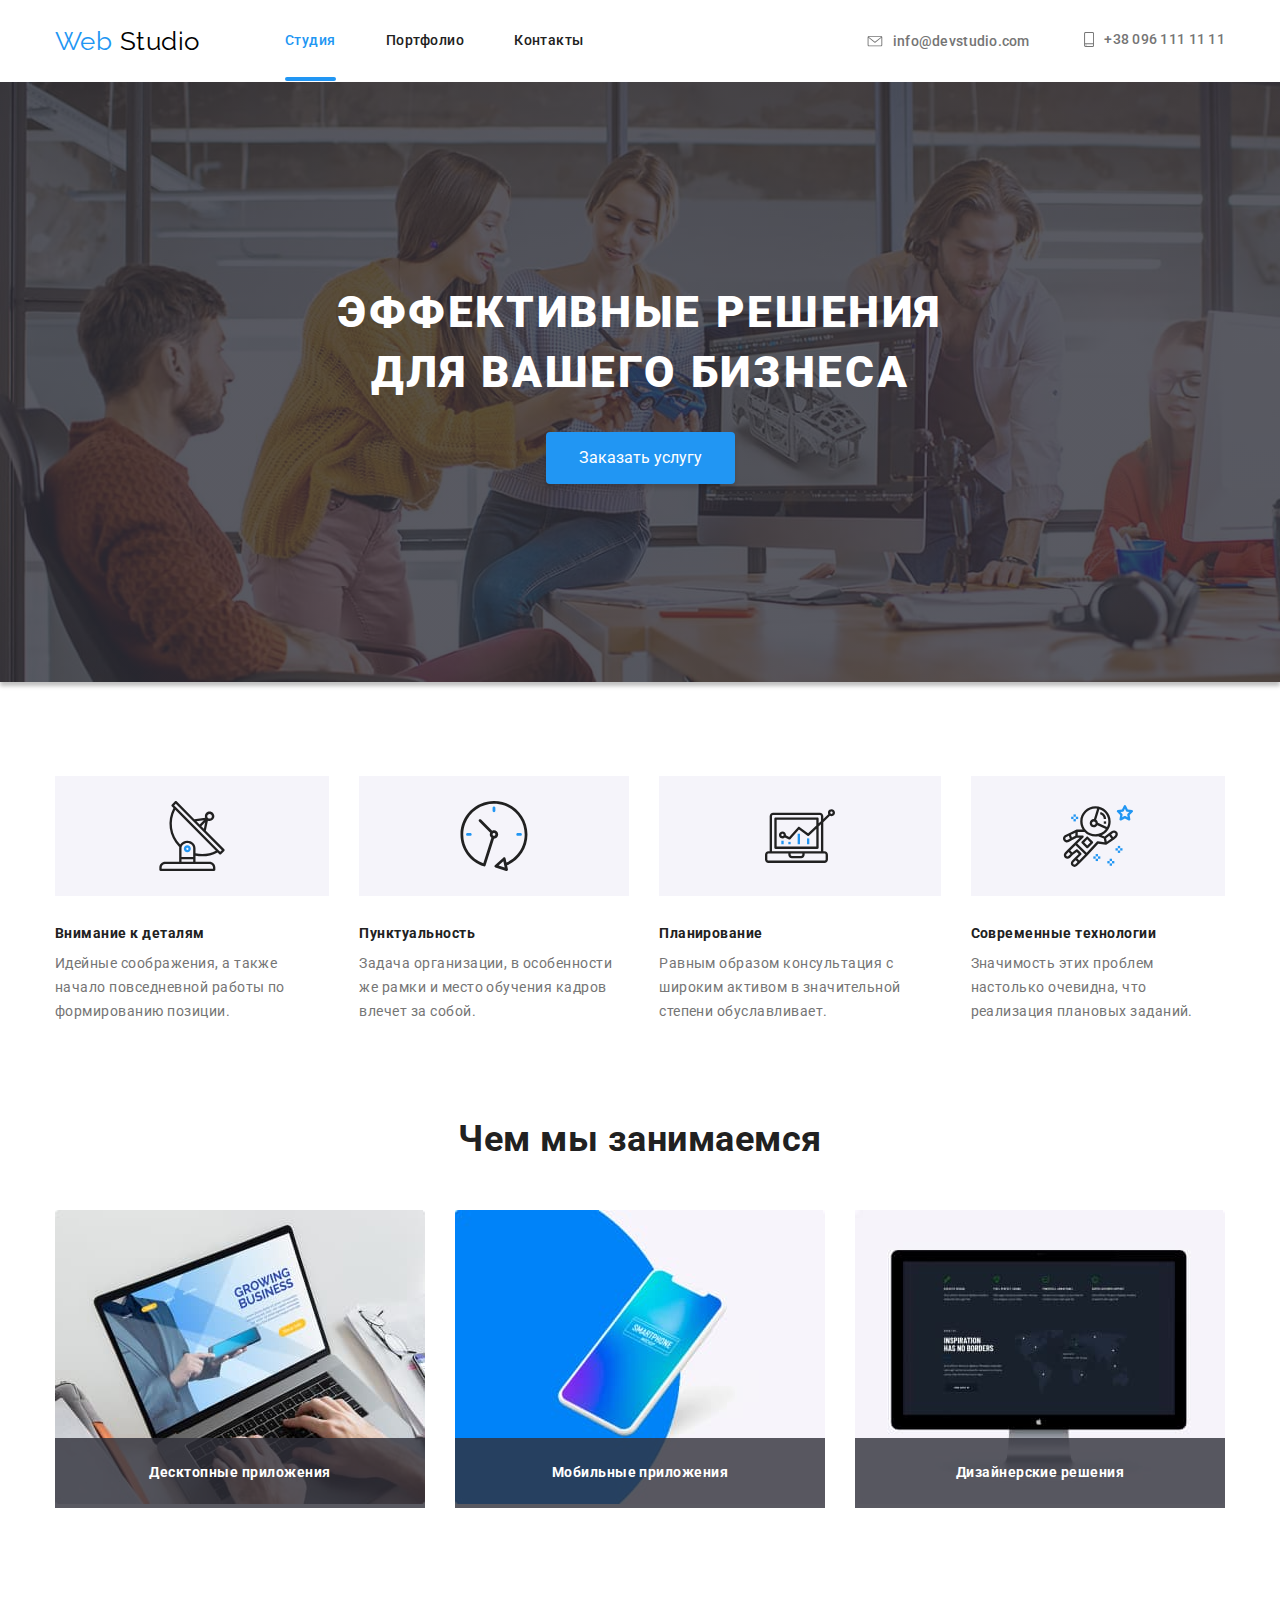
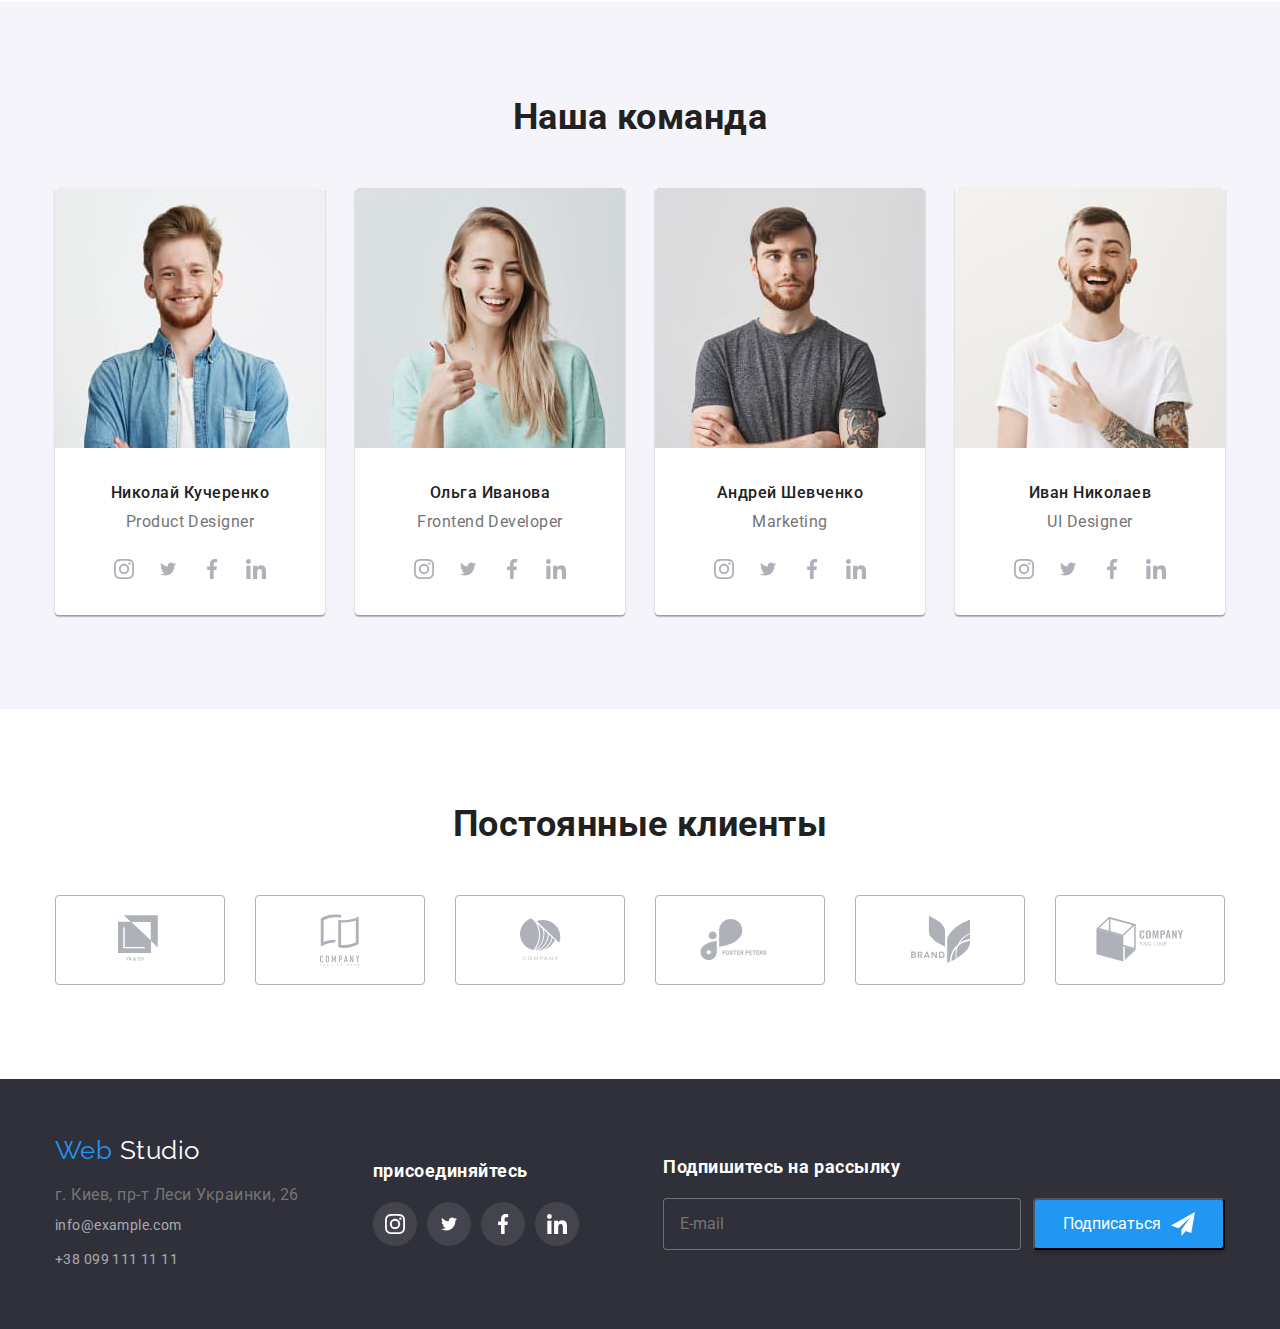
<file: index.html>
<!DOCTYPE html>
<html lang="ru">
  <head>
    <meta charset="UTF-8" />
    <meta name="viewport" content="width=device-width, initial-scale=1.0" />
    <link
      href="https://fonts.googleapis.com/css2?family=Raleway:wght@700&family=Roboto:wght@400;500;700;900&display=swap"
      rel="stylesheet"
    />
    <link rel="stylesheet" href="./css/main.min.css" />
    <title>WebStudio</title>
  </head>

  <body>
    <!--Шапка-->

    <header class="page-header">
      <div class="container nav-header">
        <a href="./index.html" class="logo">
          <span class="logo-blue">Web</span>
          <span class="logo-black">Studio</span>
        </a>
        <nav>
          <ul class="site-nav list">
            <li class="item">
              <a href="./index.html" class="link current nav-link">Студия</a>
            </li>
            <li class="item">
              <a href="./portfolio.html" class="link nav-link">Портфолио</a>
            </li>
            <li class="item">
              <a href="" class="link nav-link">Контакты</a>
            </li>
          </ul>
        </nav>
        <address class="contacts">
          <a class="item" href="mailto:info@devstudio.com">
            <svg class="contacts-icon maill">
              <use href="./img/sprite.svg#icon-envelope"></use>
            </svg>
            info@devstudio.com</a
          >
          <a class="item" href="tel:+380961111111">
            <svg class="contacts-icon phone">
              <use href="./img/sprite.svg#icon-smartphone"></use>
            </svg>
            +38 096 111 11 11</a
          >
        </address>
      </div>
    </header>
    <main>
      <!--Герой-->

      <section class="hero">
        <h1 class="hero-title">
          эффективные решения<br />
          для вашего бизнеса
        </h1>
        <button type="button" class="button service" data-open-modal>
          Заказать услугу
        </button>
      </section>

      <!--Модалка-->

      <div class="backdrop is-hidden" data-backdrop>
        <div class="modal">
          <h2 class="modal-title">Оставьте свои данные, мы вам перезвоним</h2>
          <form class="js-speaker-form modal-form">
            <label class="form-fild">
              <input
                type="text"
                name="name"
                class="form-input"
                placeholder=" "
              />
              <span class="form-label">Имя</span>
              <svg class="icon-modal" width="18px" height="18px">
                <use href="./img/spritee.svg#icon-name"></use>
              </svg>
            </label>

            <label class="form-fild">
              <input
                type="text"
                name="tel"
                class="form-input"
                placeholder=" "
              />
              <span class="form-label">Телефон</span>
              <svg class="icon-modal" width="18px" height="18px">
                <use href="./img/spritee.svg#icon-tell"></use>
              </svg>
            </label>

            <label class="form-fild">
              <input
                type="text"
                name="mail"
                class="form-input"
                placeholder=" "
              />
              <span class="form-label">Почта</span>
              <svg class="icon-modal" width="18px" height="18px">
                <use href="./img/spritee.svg#icon-mail"></use>
              </svg>
            </label>

            <label class="form-texteria">
              <textarea
                name="comment"
                class="texteria"
                placeholder="Комментарий"
              ></textarea>
            </label>

            <div class="form-agree">
              <label class="field">
                <input
                  class="checkbox"
                  type="checkbox"
                  name="topic"
                  value="html"
                />
                <span class="icon"> </span>
                <span class="label"
                  >Соглашаюсь с рассылкой и принимаю
                  <a href="" class="link">Условия договора</a></span
                >
              </label>
            </div>

            <button type="submit" class="modal-button">Отправить</button>
          </form>

          <button class="close-modal" data-close-modal>
            <svg width="11px" height="11px">
              <use href="./img/spritee.svg#icon-vector"></use>
            </svg>
          </button>
        </div>
      </div>

      <!--Преймущества-->

      <section class="section section-advantages">
        <div class="container">
          <ul class="advantages list">
            <li class="item list-item icon-antena">
              <h3 class="title">Внимание к деталям</h3>
              <p class="text">
                Идейные соображения, а также начало повседневной работы по
                формированию позиции.
              </p>
            </li>
            <li class="item list-item icon-clock">
              <h3 class="title">Пунктуальность</h3>
              <p class="text">
                Задача организации, в особенности же рамки и место обучения
                кадров влечет за собой.
              </p>
            </li>
            <li class="item list-item icon-diagram">
              <h3 class="title">Планирование</h3>
              <p class="text">
                Равным образом консультация с широким активом в значительной
                степени обуславливает.
              </p>
            </li>
            <li class="item list-item icon-astronaut">
              <h3 class="title">Современные технологии</h3>
              <p class="text">
                Значимость этих проблем настолько очевидна, что реализация
                плановых заданий.
              </p>
            </li>
          </ul>
        </div>
      </section>

      <!--Чем мы занимаемся-->

      <section class="section">
        <div class="container">
          <h2 class="section-title">Чем мы занимаемся</h2>
          <ul class="applications list">
            <li class="item">
              <div class="applications-img">
                <img src="./img/box-1.jpg" alt="Ноутбук" width="370" />
                <p class="text applications-text">
                  Десктопные приложения
                </p>
              </div>
            </li>
            <div class="applications-img">
              <li class="item">
                <img src="./img/box-2.jpg" alt="Смартфон" width="370" />
                <p class="text applications-text">
                  Мобильные приложения
                </p>
              </li>
            </div>
            <div class="applications-img">
              <li class="item">
                <img src="./img/box-3.jpg" alt="Компьютер" width="370" />
                <p class="text applications-text">
                  Дизайнерские решения
                </p>
              </li>
            </div>
          </ul>
        </div>
      </section>

      <!--команда-->

      <section class="section section-team">
        <div class="team-section">
          <h2 class="section-title">Наша команда</h2>
          <ul class="team list">
            <li class="item">
              <img
                src="./img/smith.jpg"
                class="foto"
                alt="Фото Джона"
                width="270"
              />
              <h3 class="name">Николай Кучеренко</h3>
              <p class="profession">Product Designer</p>
              <ul class="list social-list">
                <li class="link">
                  <a href="" aria-label="ссылка на инстаграм" class="link">
                    <svg class="social-list-icon" width="20" height="20">
                      <use href="./img/sprite.svg#icon-instagram"></use>
                    </svg>
                  </a>
                </li>
                <li class="link">
                  <a href="" aria-label="Ссылка на Twitter" class="link">
                    <svg class="social-list-icon" width="20" height="16">
                      <use href="./img/sprite.svg#icon-twitter"></use>
                    </svg>
                  </a>
                </li>
                <li class="link">
                  <a href="" aria-label="Ссылка на Facebook" class="link">
                    <svg class="social-list-icon" width="20" height="20">
                      <use href="./img/sprite.svg#icon-facebook"></use>
                    </svg>
                  </a>
                </li>
                <li class="link">
                  <a href="" aria-label="Ссылка на LinkedIn" class="link">
                    <svg class="social-list-icon" width="20" height="20">
                      <use href="./img/sprite.svg#icon-linkedin"></use>
                    </svg>
                  </a>
                </li>
              </ul>
            </li>
            <li class="item">
              <img
                src="./img/stewart.jpg"
                class="foto"
                alt="Фото Марты"
                width="270"
              />
              <h3 class="name">Ольга Иванова</h3>
              <p class="profession">Frontend Developer</p>
              <ul class="list social-list">
                <li class="link">
                  <a href="#" aria-label="ссылка на инстаграм" class="link">
                    <svg class="social-list-icon" width="20" height="20">
                      <use href="./img/sprite.svg#icon-instagram"></use>
                    </svg>
                  </a>
                </li>

                <li class="link">
                  <a href="" aria-label="Ссылка на Twitter" class="link">
                    <svg class="social-list-icon" width="20" height="16">
                      <use href="./img/sprite.svg#icon-twitter"></use>
                    </svg>
                  </a>
                </li>
                <li class="link">
                  <a href="" aria-label="Ссылка на Facebook" class="link">
                    <svg class="social-list-icon" width="20" height="20">
                      <use href="./img/sprite.svg#icon-facebook"></use>
                    </svg>
                  </a>
                </li>
                <li class="link">
                  <a href="" aria-label="Ссылка на LinkedIn" class="link">
                    <svg class="social-list-icon" width="20" height="20">
                      <use href="./img/sprite.svg#icon-linkedin"></use>
                    </svg>
                  </a>
                </li>
              </ul>
            </li>
            <li class="item">
              <img
                src="./img/jakis.jpg"
                class="foto"
                alt="Фото Роберта"
                width="270"
              />
              <h3 class="name">Андрей Шевченко</h3>
              <p class="profession">Marketing</p>
              <ul class="list social-list">
                <li class="link">
                  <a href="#" aria-label="ссылка на инстаграм" class="link">
                    <svg class="social-list-icon" width="20" height="20">
                      <use href="./img/sprite.svg#icon-instagram"></use>
                    </svg>
                  </a>
                </li>
                <li class="link">
                  <a href="" aria-label="Ссылка на Twitter" class="link">
                    <svg class="social-list-icon" width="20" height="16">
                      <use href="./img/sprite.svg#icon-twitter"></use>
                    </svg>
                  </a>
                </li>
                <li class="link">
                  <a href="" aria-label="Ссылка на Facebook" class="link">
                    <svg class="social-list-icon" width="20" height="20">
                      <use href="./img/sprite.svg#icon-facebook"></use>
                    </svg>
                  </a>
                </li>
                <li class="link">
                  <a href="" aria-label="Ссылка на LinkedIn" class="link">
                    <svg class="social-list-icon" width="20" height="20">
                      <use href="./img/sprite.svg#icon-linkedin"></use>
                    </svg>
                  </a>
                </li>
              </ul>
            </li>
            <li class="item">
              <img
                src="./img/doe.jpg"
                class="foto"
                alt="Фото Мартина"
                width="270"
              />

              <h3 class="name">Иван Николаев</h3>
              <p class="profession">UI Designer</p>
              <ul class="list social-list">
                <li class="link">
                  <a href="#" aria-label="ссылка на инстаграм" class="link">
                    <svg class="social-list-icon" width="20" height="20">
                      <use href="./img/sprite.svg#icon-instagram"></use>
                    </svg>
                  </a>
                </li>

                <li class="link">
                  <a href="" aria-label="Ссылка на Twitter" class="link">
                    <svg class="social-list-icon" width="20" height="16">
                      <use href="./img/sprite.svg#icon-twitter"></use>
                    </svg>
                  </a>
                </li>
                <li class="link">
                  <a href="" aria-label="Ссылка на Facebook" class="link">
                    <svg class="social-list-icon" width="20" height="20">
                      <use href="./img/sprite.svg#icon-facebook"></use>
                    </svg>
                  </a>
                </li>
                <li class="link">
                  <a href="" aria-label="Ссылка на LinkedIn" class="link">
                    <svg class="social-list-icon" width="20" height="20">
                      <use href="./img/sprite.svg#icon-linkedin"></use>
                    </svg>
                  </a>
                </li>
              </ul>
            </li>
          </ul>
        </div>
      </section>

      <!--клиенты-->

      <section class="section">
        <div class="container">
          <h2 class="section-title">Постоянные клиенты</h2>
          <ul class="list customers">
            <li class="item">
              <a href="" class="link">
                <svg class="customers-list-icon" width="44" height="49">
                  <use href="./img/sprite.svg#icon-logo-1"></use>
                </svg>
              </a>
            </li>
            <li class="item">
              <a href="" class="link">
                <svg class="customers-list-icon" width="40" height="52">
                  <use href="./img/sprite.svg#icon-logo-2"></use>
                </svg>
              </a>
            </li>
            <li class="item">
              <a href="" class="link">
                <svg class="customers-list-icon" width="41" height="43">
                  <use href="./img/sprite.svg#icon-logo-3"></use>
                </svg>
              </a>
            </li>
            <li class="item">
              <a href="" class="link">
                <svg class="customers-list-icon" width="80" height="42">
                  <use href="./img/sprite.svg#icon-logo-4"></use>
                </svg>
              </a>
            </li>
            <li class="item">
              <a href="" class="link">
                <svg class="customers-list-icon" width="59" height="47">
                  <use href="./img/sprite.svg#icon-logo-5"></use>
                </svg>
              </a>
            </li>
            <li class="item">
              <a href="" class="link">
                <svg class="customers-list-icon" width="88" height="45">
                  <use href="./img/sprite.svg#icon-logo-6"></use>
                </svg>
              </a>
            </li>
          </ul>
        </div>
      </section>
    </main>

    <!--Подвал-->

    <footer class="page-footer">
      <div class="container footer">
        <div>
          <div class="logo-footer">
            <a href="./index.html" class="logo">
              <span class="logo-blue">Web</span>
              <span class="logo-white">Studio</span>
            </a>
          </div>
          <address class="footer-contacts">
            <p class="city">г. Киев, пр-т Леси Украинки, 26</p>
            <a href="mailto:info@example.com" class="contact mail"
              >info@example.com</a
            >
            <a href="tel:380991111111" class="contact">+38 099 111 11 11</a>
          </address>
        </div>
        <div>
          <p class="footer-link">присоединяйтесь</p>
          <ul class="social-list-footer list">
            <li class="social-link-footer">
              <a href="" aria-label="ссылка на инстаграм" class="link">
                <svg class="social-list-icon" width="20" height="20">
                  <use href="./img/sprite.svg#icon-instagram"></use>
                </svg>
              </a>
            </li>
            <li class="social-link-footer">
              <a href="" aria-label="Ссылка на Twitter" class="link">
                <svg class="social-list-icon" width="20" height="16">
                  <use href="./img/sprite.svg#icon-twitter"></use>
                </svg>
              </a>
            </li>
            <li class="social-link-footer">
              <a href="" aria-label="Ссылка на Facebook" class="link">
                <svg class="social-list-icon" width="20" height="20">
                  <use href="./img/sprite.svg#icon-facebook"></use>
                </svg>
              </a>
            </li>
            <li class="social-link-footer">
              <a href="" aria-label="Ссылка на LinkedIn" class="link">
                <svg class="social-list-icon" width="20" height="20">
                  <use href="./img/sprite.svg#icon-linkedin"></use>
                </svg>
              </a>
            </li>
          </ul>
        </div>
        <div>
          <p class="footer-link">Подпишитесь на рассылку</p>
          <form class="form-footer">
            <input
              type="email"
              placeholder="E-mail"
              name="Email"
              id="Email-input"
              class="input-mail"
            />
            <button type="submit" class="button-send">
              Подписаться
              <svg class="icon-send" width="24px" height="24px">
                <use href="./img/spritee.svg#icon-icon-send"></use>
              </svg>
            </button>
          </form>
        </div>
      </div>
    </footer>

    <script>
      const { height: pageHeaderHeight } = document
        .querySelector(".page-header")
        .getBoundingClientRect();

      document.body.style.paddingTop = `${pageHeaderHeight}px`;
    </script>

    <script>
      const refs = {
        openModalBtn: document.querySelector("[data-open-modal]"),
        closeModalBtn: document.querySelector("[data-close-modal]"),
        backdrop: document.querySelector("[data-backdrop]"),
      };

      refs.openModalBtn.addEventListener("click", toggleModal);
      refs.closeModalBtn.addEventListener("click", toggleModal);

      refs.backdrop.addEventListener("click", logBackdropClick);

      function toggleModal() {
        refs.backdrop.classList.toggle("is-hidden");
      }

      function logBackdropClick() {
        console.log("Это клик в бекдроп");
      }
    </script>

    <script>
      (() => {
        document
          .querySelector(".js-speaker-form")
          .addEventListener("submit", (e) => {
            e.preventDefault();

            new FormData(e.currentTarget).forEach((value, name) =>
              console.log(`${name}: ${value}`)
            );

            e.currentTarget.reset();
          });
      })();
    </script>
  </body>
</html>
</file>
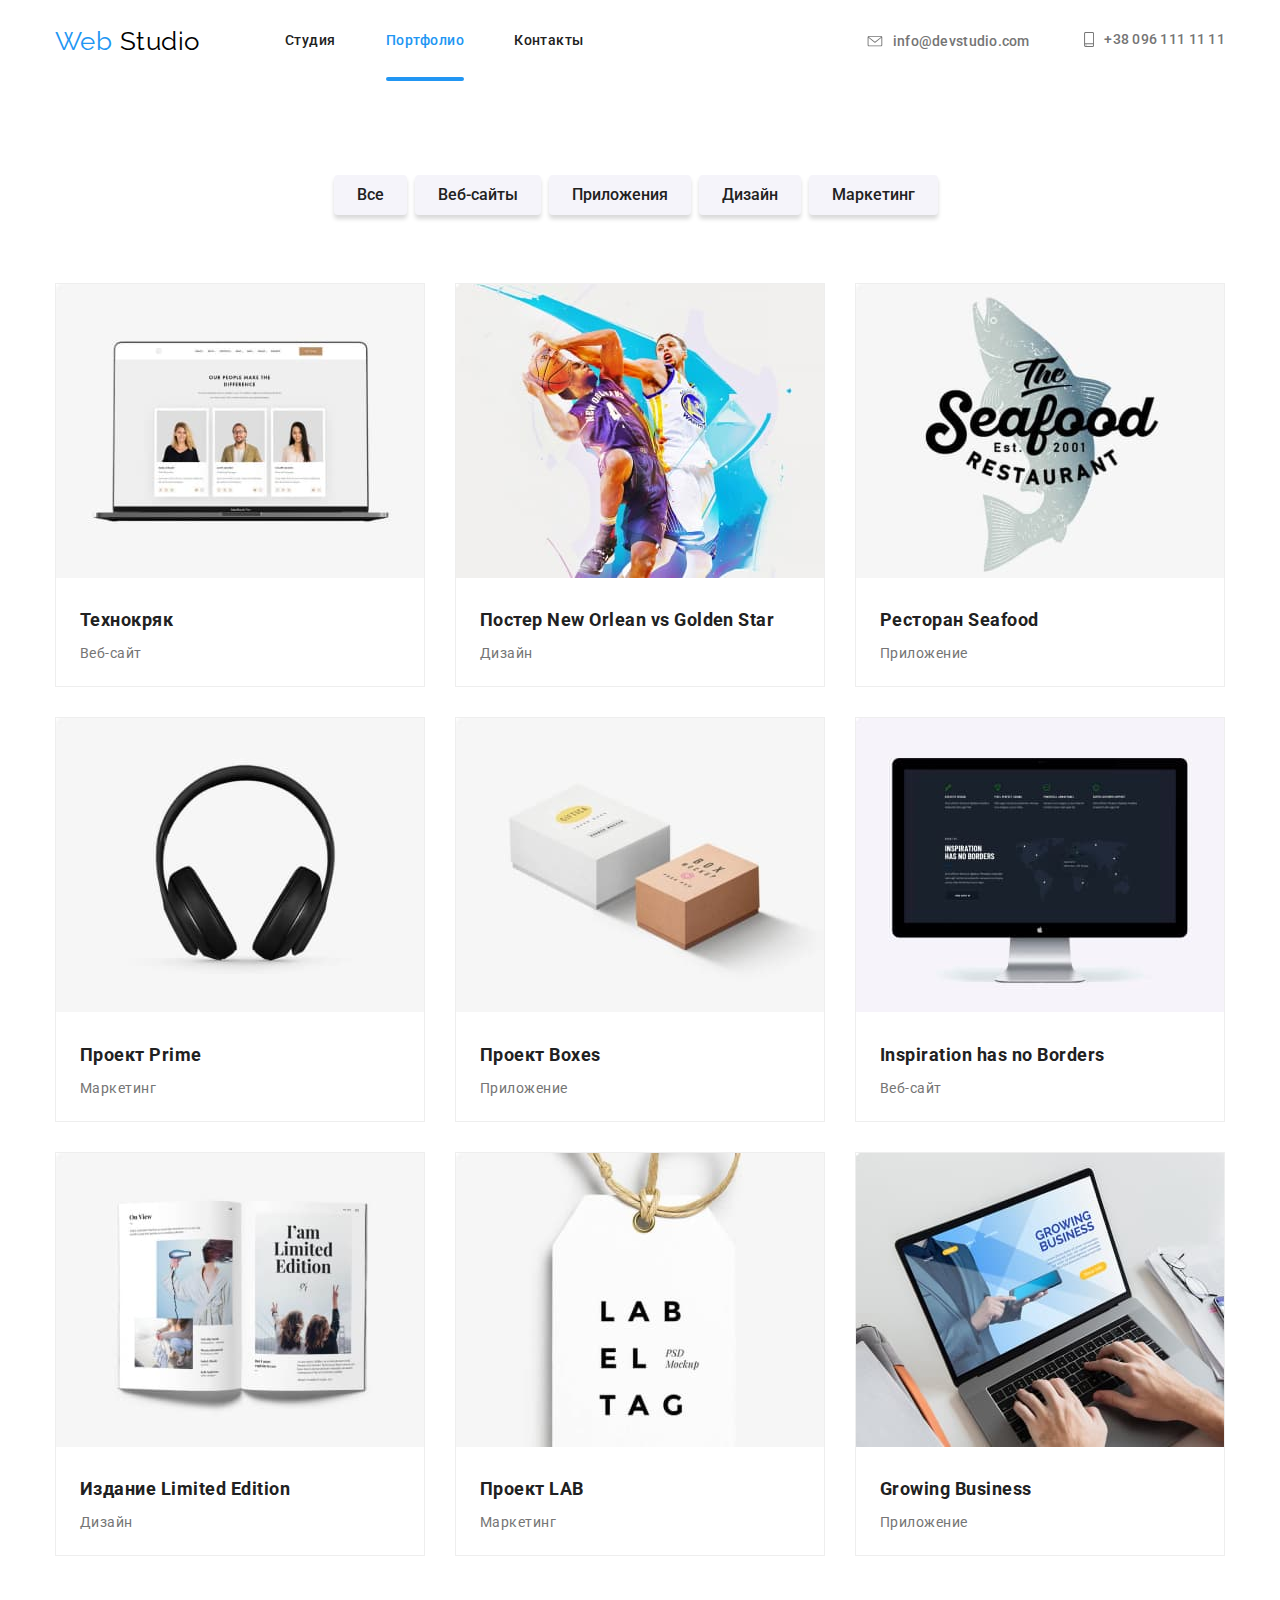
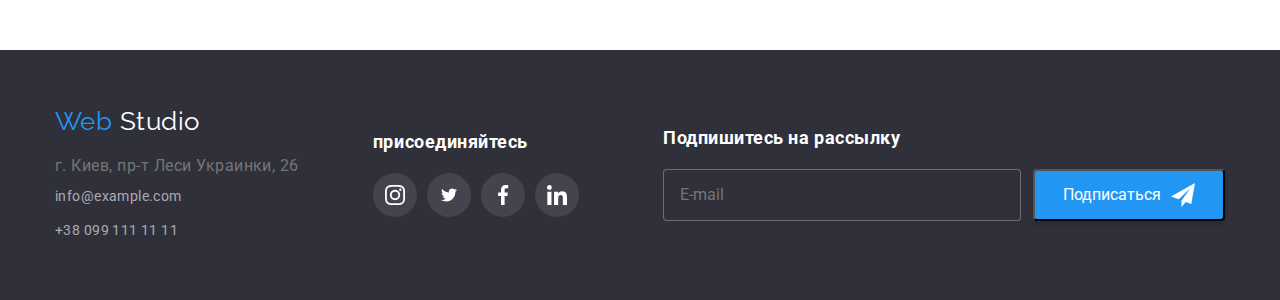
<file: portfolio.html>
<!DOCTYPE html>
<html lang="en">
  <head>
    <meta charset="UTF-8" />
    <meta name="viewport" content="width=device-width, initial-scale=1.0" />
    <title>Document</title>
    <link
      href="https://fonts.googleapis.com/css2?family=Raleway:wght@700&family=Roboto:wght@400;500;700;900&display=swap"
      rel="stylesheet"
    />
    <link rel="stylesheet" href="./css/main.min.css" />
    <title>Portfolio</title>
  </head>

  <body>
    <!--Шапка-->

    <header class="page-header">
      <div class="container nav-header portfolio-header">
        <a href="./index.html" class="logo">
          <span class="logo-blue">Web</span>
          <span class="logo-black">Studio</span>
        </a>
        <nav>
          <ul class="site-nav list">
            <li class="item">
              <a href="./index.html" class="link">Студия</a>
            </li>
            <li class="item">
              <a href=".//portfolio.html" class="link current">Портфолио</a>
            </li>
            <li class="item">
              <a href="" class="link">Контакты</a>
            </li>
          </ul>
        </nav>
        <address class="contacts">
          <a class="item" href="mailto:info@devstudio.com">
            <svg class="contacts-icon maill">
              <use href="./img/sprite.svg#icon-envelope"></use>
            </svg>
            info@devstudio.com</a
          >
          <a class="item" href="tel:+380961111111">
            <svg class="contacts-icon phone">
              <use href="./img/sprite.svg#icon-smartphone"></use>
            </svg>
            +38 096 111 11 11</a
          >
        </address>
      </div>
    </header>

    <!--main-->

    <main>
      <section class="section">
        <div class="container">
          <div class="filter">
            <ul class="nav-list list">
              <li>
                <button type="button" class="button primary">Все</button>
              </li>
              <li>
                <button type="button" class="button primary">Веб-сaйты</button>
              </li>
              <li>
                <button type="button" class="button primary">Приложения</button>
              </li>
              <li>
                <button type="button" class="button primary">Дизайн</button>
              </li>
              <li>
                <button type="button" class="button primary">Маркетинг</button>
              </li>
            </ul>
          </div>
          <ul class="projects list">
            <li class="item">
              <div class="projects-hover">
                <a href="" class="link">
                  <img
                    src="./img/project-1.jpg"
                    class="portfolio-foto"
                    alt="ноутбук"
                    width="370"
                  />
                  <p class="projects-text-hover">
                    Технокряк это современная площадка распространения
                    коронавируса. Компании используют эту платформу для
                    цифрового шпионажа и атак на защищённые сервера конкурентов.
                  </p>
                </div>
                 
                    <h2 class="projects-title">Технокряк</h2>
                    <p class="projects-text">Веб-сайт</p>
                 
                </a>
              
            </li>
            <li class="item">
             <div class="projects-hover">
                <a href="" class="link">
                  <img src="./img/project-2.jpg" class="portfolio-foto" alt="баскетбол" width="370" />
                  <p class="projects-text-hover">
                    Технокряк это современная площадка распространения
                    коронавируса. Компании используют эту платформу для
                    цифрового шпионажа и атак на защищённые сервера конкурентов.
                  </p>
             </div>
                <h2 class="projects-title">Постер New Orlean vs Golden Star</h2>
                <p class="projects-text">Дизайн</p>
              </a>
            </li>
            <li class="item">
            <div class="projects-hover">
                <a href="" class="link">
                  <img src="./img/project-3.jpg" class="portfolio-foto" alt="рыба" width="370" />
                  <p class="projects-text-hover">
                    Технокряк это современная площадка распространения
                    коронавируса. Компании используют эту платформу для
                    цифрового шпионажа и атак на защищённые сервера конкурентов.
                  </p>
            </div>
                <h2 class="projects-title">Ресторан Seafood</h2>
                <p class="projects-text">Приложение</p>
              </a>
            </li>
            <li class="item">
             <div class="projects-hover">
                <a href="" class="link">
                  <img src="./img/project-4.jpg" class="portfolio-foto" alt="наушники" width="370" />
                  <p class="projects-text-hover">
                    Технокряк это современная площадка распространения
                    коронавируса. Компании используют эту платформу для
                    цифрового шпионажа и атак на защищённые сервера конкурентов.
                  </p>
                  </div>
                  <h2 class="projects-title">Проект Prime</h2>
                  <p class="projects-text">Маркетинг</p>
                </a>
             
            </li>
            <li class="item">
            <div class="projects-hover">
                <a href="" class="link">
                  <img src="./img/project-5.jpg" class="portfolio-foto" alt="коробки" width="370" />
                  <p class="projects-text-hover">
                    Технокряк это современная площадка распространения
                    коронавируса. Компании используют эту платформу для
                    цифрового шпионажа и атак на защищённые сервера конкурентов.
                  </p>
            </div>
                <h2 class="projects-title">Проект Boxes</h2>
                <p class="projects-text">Приложение</p>
              </a>
            </li>
            <li class="item">
             <div class="projects-hover">
                <a href="" class="link">
                  <img src="./img/project-6.jpg" class="portfolio-foto" alt="компютер" width="370" />
                  <p class="projects-text-hover">
                    Технокряк это современная площадка распространения
                    коронавируса. Компании используют эту платформу для
                    цифрового шпионажа и атак на защищённые сервера конкурентов.
                  </p>
             </div>
                <h2 class="projects-title">Inspiration has no Borders</h2>
                <p class="projects-text">Веб-сайт</p>
              </a>
            </li>
            <li class="item">
              <div class="projects-hover">
                <a href="" class="link">
                  <img src="./img/project-7.jpg" class="portfolio-foto" alt="книга" width="370" />
                  <p class="projects-text-hover">
                    Технокряк это современная площадка распространения
                    коронавируса. Компании используют эту платформу для
                    цифрового шпионажа и атак на защищённые сервера конкурентов.
                  </p>
              </div>
                <h2 class="projects-title">Издание Limited Edition</h2>
                <p class="projects-text">Дизайн</p>
              </a>
            </li>
            <li class="item">
             <div class="projects-hover">
                <a href="" class="link">
                  <img src="./img/project-8.jpg" class="portfolio-foto" alt="лейбл" width="370" />
                  <p class="projects-text-hover">
                    Технокряк это современная площадка распространения
                    коронавируса. Компании используют эту платформу для
                    цифрового шпионажа и атак на защищённые сервера конкурентов.
                  </p>
             </div>
                <h2 class="projects-title">Проект LAB</h2>
                <p class="projects-text">Маркетинг</p>
              </a>
            </li>
            <li class="item">
             <div class="projects-hover">
                <a href="" class="link">
                  <img src="./img/project-9.jpg" class="portfolio-foto" alt="ноутбук" width="370" />
                  <p class="projects-text-hover">
                    Технокряк это современная площадка распространения
                    коронавируса. Компании используют эту платформу для
                    цифрового шпионажа и атак на защищённые сервера конкурентов.
                  </p>
             </div>
                <h2 class="projects-title">Growing Business</h2>
                <p class="projects-text">Приложение</p>
              </a>
            </li>
          </ul>
        </div>
      </section>
    </main>
    <!--Подвал-->
    <footer class="page-footer">
      <div class="container footer">
        <div>
          <div class="logo-footer">
            <a href="./index.html" class="logo logo-footer">
              <span class="logo-blue">Web</span>
              <span class="logo-white">Studio</span>
            </a>
          </div>
          <address class="footer-contacts">
            <p class="city">г. Киев, пр-т Леси Украинки, 26</p>
            <a href="mailto:info@example.com" class="contact mail"
              >info@example.com</a
            >
            <a href="tel:380991111111" class="contact">+38 099 111 11 11</a>
          </address>
        </div>
        <div>
          <p class="footer-link">присоединяйтесь</p>
          <ul class="social-list-footer list">
            <li class="social-link-footer">
              <a href="" aria-label="ссылка на инстаграм" class="link">
                <svg class="social-list-icon" width="20" height="20">
                  <use href="./img/sprite.svg#icon-instagram"></use>
                </svg>
              </a>
            </li>
            <li class="social-link-footer">
              <a href="" aria-label="Ссылка на Twitter" class="link">
                <svg class="social-list-icon" width="20" height="16">
                  <use href="./img/sprite.svg#icon-twitter"></use>
                </svg>
              </a>
            </li>
            <li class="social-link-footer">
              <a href="" aria-label="Ссылка на Facebook" class="link">
                <svg class="social-list-icon" width="20" height="20">
                  <use href="./img/sprite.svg#icon-facebook"></use>
                </svg>
              </a>
            </li>
            <li class="social-link-footer">
              <a href="" aria-label="Ссылка на LinkedIn" class="link">
                <svg class="social-list-icon" width="20" height="20">
                  <use href="./img/sprite.svg#icon-linkedin"></use>
                </svg>
              </a>
            </li>
          </ul>
        </div>
        <div>
          <p class="footer-link">Подпишитесь на рассылку</p>
          <form class="form-footer">
            <input type="email" placeholder="E-mail" name="Email" id="Email-input" class="input-mail" />
            <button type="submit" class="button-send">
              Подписаться
              <svg class="icon-send" width="24px" height="24px">
                <use href="./img/spritee.svg#icon-icon-send"></use>
              </svg>
            </button>
          </form>
        </div>
      </div>
    </footer>

    <script>
      const { height: pageHeaderHeight } = document
        .querySelector(".page-header")
        .getBoundingClientRect();

      document.body.style.paddingTop = `${pageHeaderHeight}px`;
    </script>

  </body>
</html>
</file>
<file: css/main.min.css>
/*! normalize.css v8.0.1 | MIT License | github.com/necolas/normalize.css */html{line-height:1.15;-webkit-text-size-adjust:100%}body{margin:0}main{display:block}h1{font-size:2em;margin:0.67em 0}hr{-webkit-box-sizing:content-box;box-sizing:content-box;height:0;overflow:visible}pre{font-family:monospace, monospace;font-size:1em}a{background-color:transparent}abbr[title]{border-bottom:none;text-decoration:underline;-webkit-text-decoration:underline dotted;text-decoration:underline dotted}b,strong{font-weight:bolder}code,kbd,samp{font-family:monospace, monospace;font-size:1em}small{font-size:80%}sub,sup{font-size:75%;line-height:0;position:relative;vertical-align:baseline}sub{bottom:-0.25em}sup{top:-0.5em}img{border-style:none}button,input,optgroup,select,textarea{font-family:inherit;font-size:100%;line-height:1.15;margin:0}button,input{overflow:visible}button,select{text-transform:none}button,[type="button"],[type="reset"],[type="submit"]{-webkit-appearance:button}button::-moz-focus-inner,[type="button"]::-moz-focus-inner,[type="reset"]::-moz-focus-inner,[type="submit"]::-moz-focus-inner{border-style:none;padding:0}button:-moz-focusring,[type="button"]:-moz-focusring,[type="reset"]:-moz-focusring,[type="submit"]:-moz-focusring{outline:1px dotted ButtonText}fieldset{padding:0.35em 0.75em 0.625em}legend{-webkit-box-sizing:border-box;box-sizing:border-box;color:inherit;display:table;max-width:100%;padding:0;white-space:normal}progress{vertical-align:baseline}textarea{overflow:auto}[type="checkbox"],[type="radio"]{-webkit-box-sizing:border-box;box-sizing:border-box;padding:0}[type="number"]::-webkit-inner-spin-button,[type="number"]::-webkit-outer-spin-button{height:auto}[type="search"]{-webkit-appearance:textfield;outline-offset:-2px}[type="search"]::-webkit-search-decoration{-webkit-appearance:none}::-webkit-file-upload-button{-webkit-appearance:button;font:inherit}details{display:block}summary{display:list-item}template{display:none}[hidden]{display:none}html{-webkit-box-sizing:border-box;box-sizing:border-box}*,*::before,*::after{-webkit-box-sizing:inherit;box-sizing:inherit}body{background-color:#fff;color:#757575;font-family:Roboto,sans-serif;letter-spacing:0.03em}p{margin-top:0;margin-bottom:0}.list{display:-webkit-box;display:-ms-flexbox;display:flex;list-style:none;padding:0;margin:0}.container{margin-left:auto;margin-right:auto;width:1200px;padding-left:15px;padding-right:15px}.section{padding-top:0;padding-bottom:94px}.section .link{text-decoration:none}.section-title{margin-top:0;margin-bottom:50px;color:#212121;font-weight:700;font-size:36px;line-height:1.17;text-align:center}.section-title.our-team{padding-top:94px}.button{display:inline-block;padding:10px 32px;text-align:center;background-color:#2196f3;color:#fff;font-family:inherit;font-weight:400;font-size:16px;line-height:1.87;-webkit-box-shadow:0px 4px 4px rgba(0,0,0,0.15);box-shadow:0px 4px 4px rgba(0,0,0,0.15);border-radius:4px;border:1px solid transparent}.button.primary{margin-right:8px;padding:6px 22px;background-color:#f5f4fa;background-color:#f5f4fa;color:#212121;font-weight:500;font-size:16px;line-height:1.62;-webkit-transition:color cubic-bezier(0.4, 0, 0.2, 1) 250ms;transition:color cubic-bezier(0.4, 0, 0.2, 1) 250ms}.button.primary:hover,.button.primary:focus{background-color:#2196f3;color:#fff}.logo{font-family:Raleway,sans-serif;font-size:26px;line-height:1.19;text-decoration:none}.logo-blue{color:#2196f3}.logo-black{color:#000000}.logo-white{color:#fff}.logo-footer{margin-bottom:20px}.page-header{z-index:98;position:fixed;width:100%;top:0;left:0;min-height:80px;background-color:#fff}.nav-header{display:-webkit-box;display:-ms-flexbox;display:flex;-webkit-box-align:center;-ms-flex-align:center;align-items:center}.nav-list{display:-webkit-box;display:-ms-flexbox;display:flex;-webkit-box-pack:center;-ms-flex-pack:center;justify-content:center;padding-bottom:34px}.site-nav{display:-webkit-box;display:-ms-flexbox;display:flex;margin-left:85px}.site-nav .link{display:block;padding-top:32px;padding-bottom:32px;position:relative;color:#212121;font-weight:500;font-size:14px;line-height:1.14;text-decoration:none;-webkit-transition:color cubic-bezier(0.4, 0, 0.2, 1) 250ms;transition:color cubic-bezier(0.4, 0, 0.2, 1) 250ms}.site-nav .link.current::after{position:absolute;content:"";left:0;bottom:0;width:100%;height:4px;background:#2196f3;border-radius:2px}.site-nav .link.current{color:#2196f3}.site-nav .item:not(:last-child){margin-right:50px}.site-nav .link:hover,.site-nav .link:focus{color:#2196f3}.contacts{margin-left:auto}.contacts .item{margin:0;padding:0;padding-top:32px;padding-bottom:32px;color:#757575;font-family:Roboto,sans-serif;font-style:normal;font-weight:500;font-size:14px;line-height:1.14;letter-spacing:0.02em;text-decoration:none;display:-webkit-inline-box;display:-ms-inline-flexbox;display:inline-flex;-webkit-box-pack:center;-ms-flex-pack:center;justify-content:center;-webkit-box-align:center;-ms-flex-align:center;align-items:center;-webkit-transition:color cubic-bezier(0.4, 0, 0.2, 1) 250ms;transition:color cubic-bezier(0.4, 0, 0.2, 1) 250ms}.contacts .item:hover,.contacts.item:focus{color:#2196f3}.contacts .item+.item{margin-left:50px}.contacts-icon{margin-right:10px;fill:currentColor;width:16px;height:11px}.contacts-icon.phone{width:10px;height:15px}.addres .city{margin-top:0;margin-bottom:9px}.mail{margin-top:0;padding-bottom:9px;display:block}.hero{background-color:#2f303a;max-width:1600px;height:600px;margin-left:auto;margin-right:auto;background-image:-webkit-gradient(linear, left top, right top, from(rgba(47,48,58,0.8)), to(rgba(47,48,58,0.8))),url(../img/Hero.jpg);background-image:linear-gradient(to right, rgba(47,48,58,0.8), rgba(47,48,58,0.8)),url(../img/Hero.jpg);background-repeat:no-repeat;background-size:cover;-webkit-box-shadow:0px 4px 4px rgba(0,0,0,0.25);box-shadow:0px 4px 4px rgba(0,0,0,0.25);text-align:center}.hero-title{margin-top:0;margin-bottom:0;padding-top:200px;padding-bottom:30px;color:#fff;font-weight:900;font-size:44px;font-family:Roboto;font-style:normal;line-height:60px;text-align:center;letter-spacing:0.06em;text-transform:uppercase}.service{margin-bottom:200px}.backdrop{position:fixed;top:0;left:0;width:100%;height:100%;background-color:rgba(0,0,0,0.2);z-index:99;opacity:1;-webkit-transition:color cubic-bezier(0.4, 0, 0.2, 1) 250ms;transition:color cubic-bezier(0.4, 0, 0.2, 1) 250ms}.backdrop.is-hidden{opacity:0;pointer-events:none}.backdrop.is-hidden .modal{-webkit-transform:translate(-50%, -50%) scale(1.1);transform:translate(-50%, -50%) scale(1.1)}.modal{min-width:528px;height:581px;left:50%;top:50%;position:absolute;top:50%;left:50%;-webkit-transform:translate(-50%, -50%);transform:translate(-50%, -50%);background:#fff;-webkit-box-shadow:0px 2px 1px rgba(0,0,0,0.2),0px 1px 1px rgba(0,0,0,0.14),0px 1px 3px rgba(0,0,0,0.12);box-shadow:0px 2px 1px rgba(0,0,0,0.2),0px 1px 1px rgba(0,0,0,0.14),0px 1px 3px rgba(0,0,0,0.12);border-radius:4px;padding:40px;-webkit-transform:translate(-50%, -50%) scale(1);transform:translate(-50%, -50%) scale(1);-webkit-transition:-webkit-transform 250ms cubic-bezier(0.4, 0, 0.2, 1);transition:-webkit-transform 250ms cubic-bezier(0.4, 0, 0.2, 1);transition:transform 250ms cubic-bezier(0.4, 0, 0.2, 1);transition:transform 250ms cubic-bezier(0.4, 0, 0.2, 1), -webkit-transform 250ms cubic-bezier(0.4, 0, 0.2, 1)}.modal-title{margin-top:0;margin-bottom:30px;font-style:normal;font-weight:700;font-size:20px;line-height:23px;text-align:center;letter-spacing:0.03em;color:#212121}.modal-button{margin-left:auto;margin-right:auto;margin-bottom:49px;padding:10px 55px;font-family:Roboto;font-style:normal;font-weight:bold;font-size:16px;line-height:30px;display:-webkit-box;display:-ms-flexbox;display:flex;-webkit-box-align:center;-ms-flex-align:center;align-items:center;text-align:center;letter-spacing:0.06em;-webkit-box-shadow:0px 4px 4px rgba(0,0,0,0.15);box-shadow:0px 4px 4px rgba(0,0,0,0.15);border-radius:4px;color:#ffffff;background-color:#2196f3}.close-modal{position:absolute;bottom:100%;left:100%;-webkit-transform:translate(-120%, 120%);transform:translate(-120%, 120%);background-color:var(--white);width:30px;height:30px;border-radius:50%;border:1px solid rgba(0,0,0,0.1);display:-webkit-box;display:-ms-flexbox;display:flex;-webkit-box-pack:center;-ms-flex-pack:center;justify-content:center;-webkit-box-align:center;-ms-flex-align:center;align-items:center;-webkit-transition:fill var(--timing-function);transition:fill var(--timing-function);cursor:pointer}.form-fild{position:relative;display:block;margin-bottom:28px}.field{display:-webkit-box;display:-ms-flexbox;display:flex;-webkit-box-align:center;-ms-flex-align:center;align-items:center}.form-label{position:absolute;top:50%;left:20px;-webkit-transform:translate(22px, -40%);transform:translate(22px, -40%);-webkit-transition:-webkit-transform 250ms linear;transition:-webkit-transform 250ms linear;transition:transform 250ms linear;transition:transform 250ms linear, -webkit-transform 250ms linear;font-size:14px;color:#757575}.icon-modal{position:absolute;top:50%;left:16px;-webkit-transform:translateY(-50%);transform:translateY(-50%);text-decoration:none;display:-webkit-inline-box;display:-ms-inline-flexbox;display:inline-flex;-webkit-box-pack:center;-ms-flex-pack:center;justify-content:center;-webkit-box-align:center;-ms-flex-align:center;align-items:center;width:18px;height:18px;color:#afb1b8;background-color:#fff}.form-input{width:100%;padding:0;padding-top:12px;padding-bottom:12px;padding-left:42px;resize:none;-webkit-transition:color 250ms cubic-bezier(0.4, 0, 0.2, 1);transition:color 250ms cubic-bezier(0.4, 0, 0.2, 1);border:1px solid rgba(33,33,33,0.2);-webkit-box-sizing:border-box;box-sizing:border-box;border-radius:4px;color:#757575}.form-input:focus{outline:none;border:1px solid #2196f3;-webkit-box-sizing:border-box;box-sizing:border-box;border-radius:4px}.form-input:focus+.form-label,.form-input:not(:placeholder-shown)+.form-label{color:#2196f3;-webkit-transform:translate(0, -40px);transform:translate(0, -40px)}.form-input:focus ~ .icon-modal{fill:#2196f3}textarea{resize:none;padding:16px}.texteria{margin-bottom:20px;height:120px;width:100%;border:1px solid rgba(33,33,33,0.2);-webkit-box-sizing:border-box;box-sizing:border-box;border-radius:4px}.texteria:focus{outline:none;border:1px solid #2196f3;-webkit-box-sizing:border-box;box-sizing:border-box;border-radius:4px}.icon{display:inline-block;width:16px;height:15px;margin-right:8px;border:2px solid #212121;background:#fff;border-radius:4px}.checkbox{position:absolute;width:1px;height:1px;margin:-1px;border:0;padding:0;clip:rect(0 0 0 0);overflow:hidden}.checkbox:checked+.icon{border-color:transparent;background-color:#2196f3;background-image:url("../img/icon-check.svg");background-size:contain;background-origin:border-box}.form-agree{margin-bottom:30px;font-family:Roboto;font-style:normal;font-weight:normal;font-size:14px;line-height:24px;letter-spacing:0.03em;color:#757575}.form-agree .link{color:#2196f3}.section-advantages{padding-top:94px}.advantages{display:-webkit-box;display:-ms-flexbox;display:flex}.advantages .title{margin-top:30px;margin-bottom:10px;color:#212121;font-weight:700;font-size:14px;line-height:1.14}.advantages .text{margin-top:0;font-weight:400;font-size:14px;line-height:1.71}.advantages .item{margin-right:30px}.advantages .item:last-child{margin-right:0}.list-item::before{display:block;content:"";height:120px;background-size:contain;background-repeat:no-repeat;background-position:center;background-color:#f5f4fa;background-size:70px}.icon-antena::before{background-image:url(../img/antenna.svg)}.icon-clock::before{background-image:url(../img/clock.svg)}.icon-diagram::before{background-image:url(../img/diagram.svg)}.icon-astronaut::before{background-image:url(../img/astronaut.svg)}.applications{display:-webkit-box;display:-ms-flexbox;display:flex;-webkit-box-pack:justify;-ms-flex-pack:justify;justify-content:space-between}.applications .text{color:#fff;font-weight:700;font-size:14px;line-height:1.14;background:rgba(47,48,58,0.8);width:370px;height:70px;-webkit-box-pack:center;-ms-flex-pack:center;justify-content:center;-webkit-box-align:center;-ms-flex-align:center;align-items:center}.applications-text{position:absolute;bottom:0;display:-webkit-box;display:-ms-flexbox;display:flex}.applications-img{position:relative}.section-team{max-width:1600px;margin-left:auto;margin-right:auto}.team-section{background-color:#f5f4fa;padding-top:94px;padding-bottom:94px}.name{margin-top:0;margin-bottom:10px}.team{display:-webkit-box;display:-ms-flexbox;display:flex;-webkit-box-pack:center;-ms-flex-pack:center;justify-content:center}.team .name{color:#212121;font-weight:500;font-size:16px;line-height:1.19;text-align:center}.team .profession{margin-top:0;margin-bottom:16px;font-weight:400;font-size:16px;line-height:1.19;text-align:center}.team .item{background:#fff;-webkit-box-shadow:0px 2px 1px rgba(0,0,0,0.2),0px 1px 1px rgba(0,0,0,0.14),0px 1px 3px rgba(0,0,0,0.12);box-shadow:0px 2px 1px rgba(0,0,0,0.2),0px 1px 1px rgba(0,0,0,0.14),0px 1px 3px rgba(0,0,0,0.12);border-radius:0px 0px 4px 4px}.team .item:not(:last-child){margin-right:30px}.social-list{display:-webkit-box;display:-ms-flexbox;display:flex;-webkit-box-pack:center;-ms-flex-pack:center;justify-content:center}.social-list .link{text-decoration:none;display:-webkit-inline-box;display:-ms-inline-flexbox;display:inline-flex;-webkit-box-pack:center;-ms-flex-pack:center;justify-content:center;-webkit-box-align:center;-ms-flex-align:center;align-items:center;border-radius:50%;width:44px;height:44px;color:#afb1b8;-webkit-transition:color cubic-bezier(0.4, 0, 0.2, 1) 250ms,background-color cubic-bezier(0.4, 0, 0.2, 1) 250ms;transition:color cubic-bezier(0.4, 0, 0.2, 1) 250ms,background-color cubic-bezier(0.4, 0, 0.2, 1) 250ms}.social-list .link :hover,.social-list .link :focus{background-color:#2196f3;color:#fff}.social-list-icon{fill:currentColor}.social-list li{margin-bottom:24px}.foto{margin-top:0;margin-bottom:30px}.customers{margin-top:0;margin-bottom:0;padding:0}.customers .item{margin-right:30px}.customers .item:last-child{margin-right:0}.customers .link{display:-webkit-inline-box;display:-ms-inline-flexbox;display:inline-flex;-webkit-box-pack:center;-ms-flex-pack:center;justify-content:center;-webkit-box-align:center;-ms-flex-align:center;align-items:center;content:"";width:170px;height:90px;border:1px solid #afb1b8;-webkit-box-sizing:border-box;box-sizing:border-box;border-radius:4px;color:#afb1b8;-webkit-transition:color cubic-bezier(0.4, 0, 0.2, 1) 250ms;transition:color cubic-bezier(0.4, 0, 0.2, 1) 250ms}.customers .link:hover,.customers .link:focus{color:#2196f3;border:1px solid #2196f3}.customers-list-icon{fill:currentColor}.page-footer{max-width:1600px;margin-left:auto;margin-right:auto;background-color:#2f303a;padding-top:56px}.footer{display:-webkit-box;display:-ms-flexbox;display:flex;-webkit-box-pack:justify;-ms-flex-pack:justify;justify-content:space-between;-webkit-box-align:center;-ms-flex-align:center;align-items:center;padding-bottom:56px}.footer-contacts{display:-webkit-box;display:-ms-flexbox;display:flex;-webkit-box-orient:vertical;-webkit-box-direction:normal;-ms-flex-direction:column;flex-direction:column;margin-top:8px}.footer-contacts p{margin-top:0;margin-bottom:9px;color:var(--primary-white-color);font-style:normal;font-weight:400}.footer-contacts a{color:rgba(255,255,255,0.6);text-decoration:none;font-family:Roboto;font-style:normal;font-weight:400;font-size:14px;line-height:1.8;letter-spacing:0.03em;-webkit-transition:color cubic-bezier(0.4, 0, 0.2, 1) 250ms;transition:color cubic-bezier(0.4, 0, 0.2, 1) 250ms}.footer-contacts a:hover,.footer-contacts a:focus{color:#2196f3}.social-list-footer{display:-webkit-box;display:-ms-flexbox;display:flex;-webkit-box-pack:center;-ms-flex-pack:center;justify-content:center}.social-list-footer .link{text-decoration:none;display:-webkit-inline-box;display:-ms-inline-flexbox;display:inline-flex;-webkit-box-pack:center;-ms-flex-pack:center;justify-content:center;-webkit-box-align:center;-ms-flex-align:center;align-items:center;width:44px;height:44px;color:#fff;border-radius:50%;background-color:#43444d;margin-right:10px;-webkit-transition:background-color cubic-bezier(0.4, 0, 0.2, 1) 250ms;transition:background-color cubic-bezier(0.4, 0, 0.2, 1) 250ms}.social-list-footer .link:hover,.social-list-footer .link:focus{border-radius:50%;background-color:#2196f3;color:#fff}.social-list-icon{fill:currentColor}.footer-link{margin-top:0;margin-bottom:20px;color:#fff;font-weight:700;font-size:18px;line-height:1.14;letter-spacing:0.03em}.form-footer{display:-webkit-box;display:-ms-flexbox;display:flex}.icon-send{margin-left:10px}.input-mail{margin-right:12px;padding-left:16px;padding-top:15px;padding-bottom:15px;width:358px;border:1px solid rgba(255,255,255,0.3);border-radius:4px;background-color:#2f303a;color:rgba(255,255,255,0.6);font-size:16px;line-height:1.25}.button-send{display:-webkit-box;display:-ms-flexbox;display:flex;padding:10px 28px;-webkit-box-pack:center;-ms-flex-pack:center;justify-content:center;text-align:center;font-family:inherit;-webkit-box-align:center;-ms-flex-align:center;align-items:center;background-color:#2196f3;color:#fff;-webkit-box-shadow:0px 4px 4px rgba(0,0,0,0.15);box-shadow:0px 4px 4px rgba(0,0,0,0.15);border-radius:4px;font-weight:400;font-size:16px}.filter{padding-top:0;padding-bottom:34px;margin-top:93px}.projects{display:-webkit-box;display:-ms-flexbox;display:flex;-ms-flex-wrap:wrap;flex-wrap:wrap}.projects .link{text-decoration:none}.projects-title{margin-top:20px;margin-left:24px;margin-bottom:4px;color:#212121;font-weight:700;font-size:18px;line-height:2}.projects-text{margin-left:24px;margin-bottom:20px;color:#757575;font-weight:400;font-size:14px;line-height:1.71}.projects .item{display:block;width:370px;margin-right:30px;margin-bottom:30px;background-color:#fff;border:1px solid #eeeeee;-webkit-box-sizing:border-box;box-sizing:border-box}.projects .item:nth-child(3n){margin-right:0}.projects .item:nth-last-child(-n+3){margin-bottom:0}.projects .item:hover,.projects .item:focus{background:#fff;border:1px solid #eeeeee;-webkit-box-sizing:border-box;box-sizing:border-box;-webkit-box-shadow:1px 4px 6px rgba(0,0,0,0.16),0px 4px 4px rgba(0,0,0,0.06),0px 1px 1px rgba(0,0,0,0.12);box-shadow:1px 4px 6px rgba(0,0,0,0.16),0px 4px 4px rgba(0,0,0,0.06),0px 1px 1px rgba(0,0,0,0.12)}.projects-hover{position:relative;overflow:hidden}.projects-hover::before{content:"";position:absolute;top:0;left:0;width:100%;height:100%;background-color:rgba(33,150,243,0.9);opacity:0;-webkit-transform:translateY(100%);transform:translateY(100%);-webkit-transition:opacity cubic-bezier(0.4, 0, 0.2, 1) 250ms,-webkit-transform 250ms cubic-bezier(0.4, 0, 0.2, 1);transition:opacity cubic-bezier(0.4, 0, 0.2, 1) 250ms,-webkit-transform 250ms cubic-bezier(0.4, 0, 0.2, 1);transition:opacity cubic-bezier(0.4, 0, 0.2, 1) 250ms,transform 250ms cubic-bezier(0.4, 0, 0.2, 1);transition:opacity cubic-bezier(0.4, 0, 0.2, 1) 250ms,transform 250ms cubic-bezier(0.4, 0, 0.2, 1),-webkit-transform 250ms cubic-bezier(0.4, 0, 0.2, 1)}.projects-hover:hover::before,.projects-hover:focus::before{opacity:1;-webkit-transform:translateY(0);transform:translateY(0)}.projects-text-hover{opacity:0;position:absolute;width:100%;height:100%;padding:63px 24px;font-size:18px;line-height:28px;letter-spacing:0.03em;color:#fff;top:50%;left:50%;-webkit-transform:translate(-50%, -50%);transform:translate(-50%, -50%);-webkit-transition:opacity cubic-bezier(0.4, 0, 0.2, 1) 250ms;transition:opacity cubic-bezier(0.4, 0, 0.2, 1) 250ms}.projects-hover:hover .projects-text-hover{opacity:1}
/*# sourceMappingURL=main.min.css.map */
</file>
